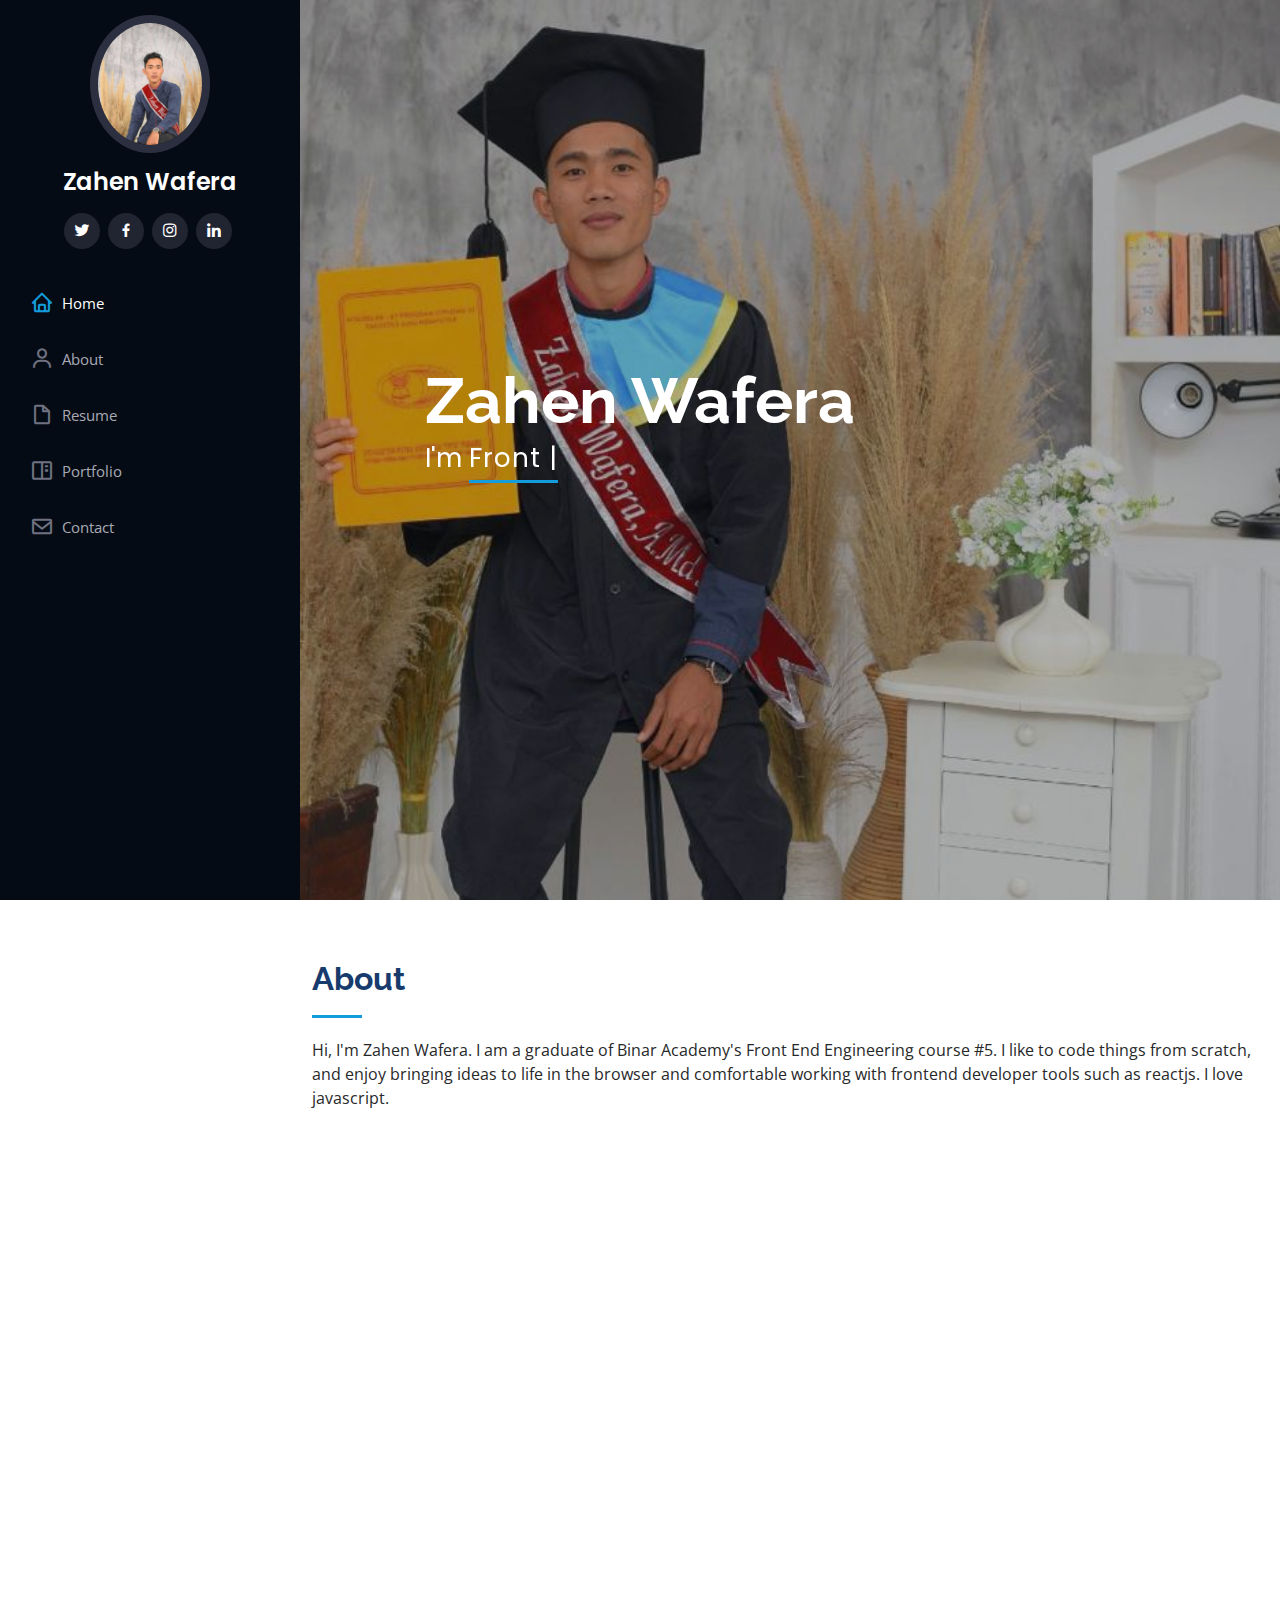
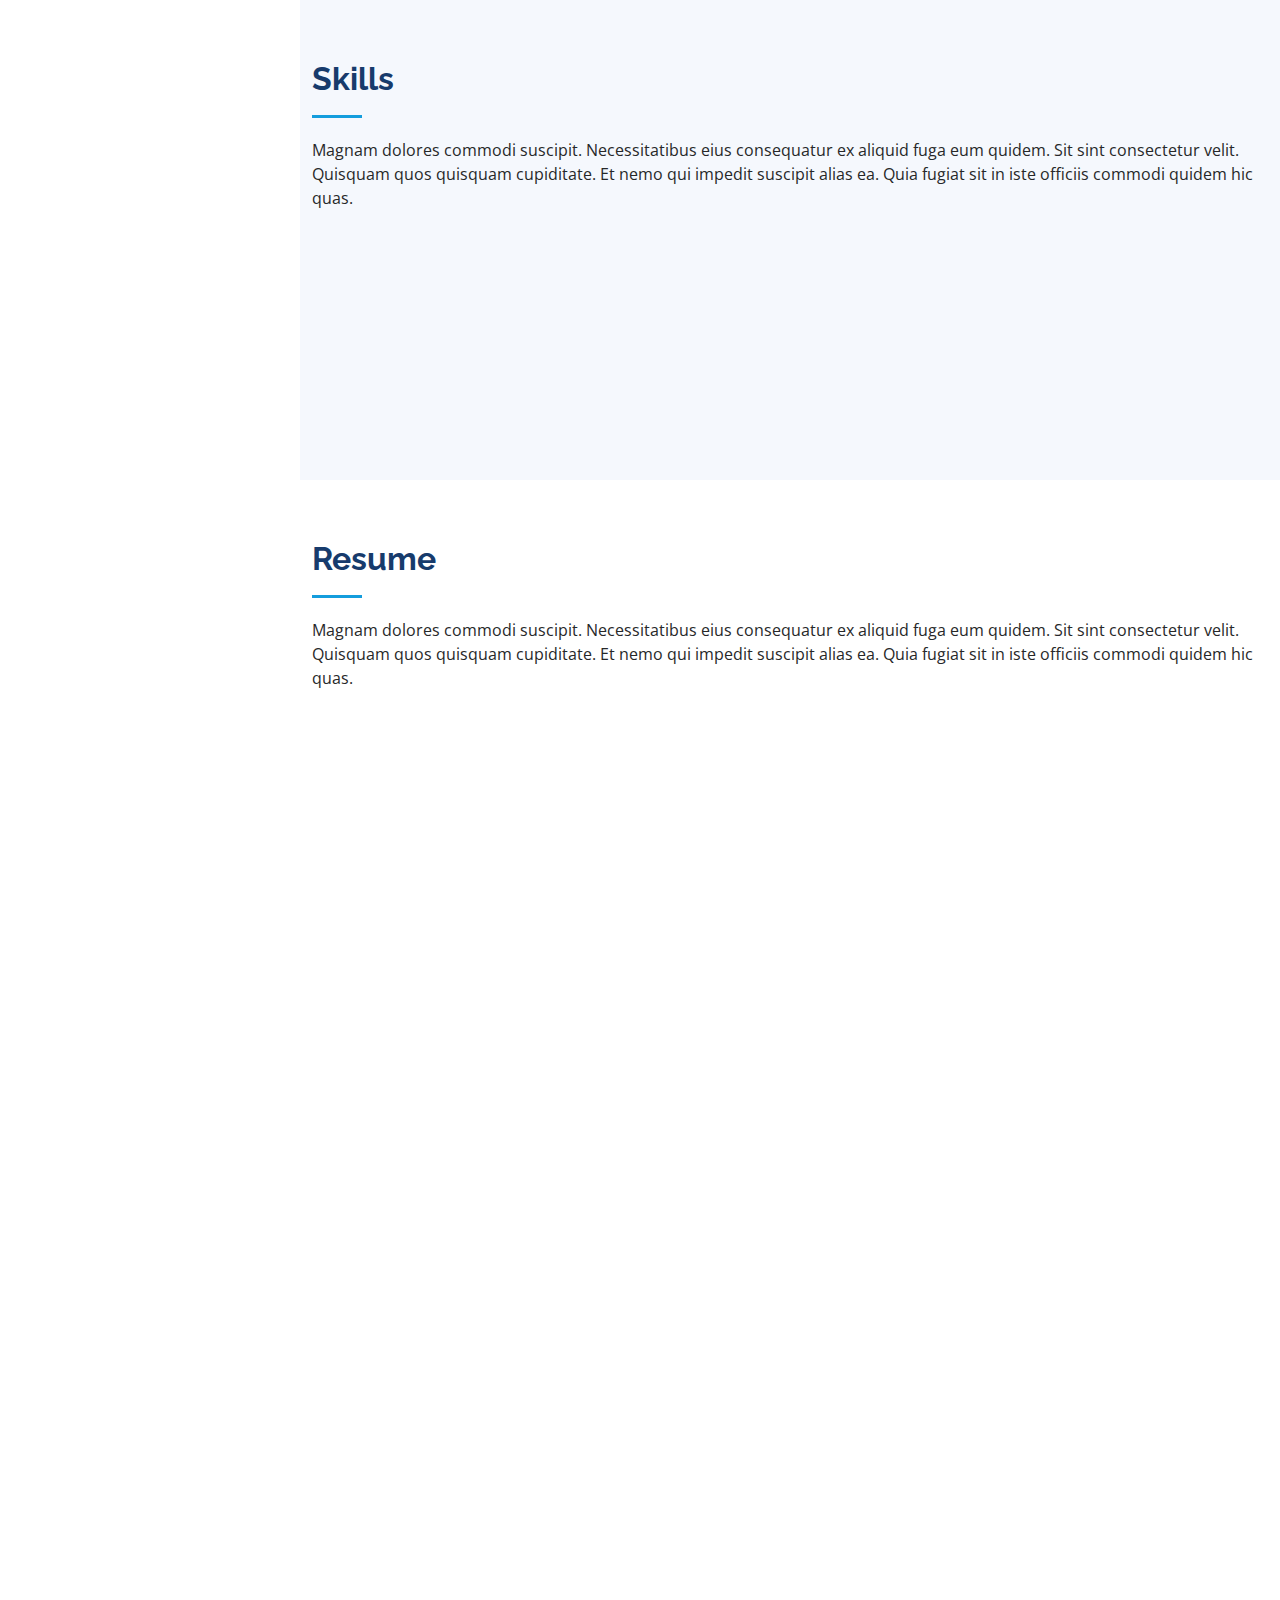
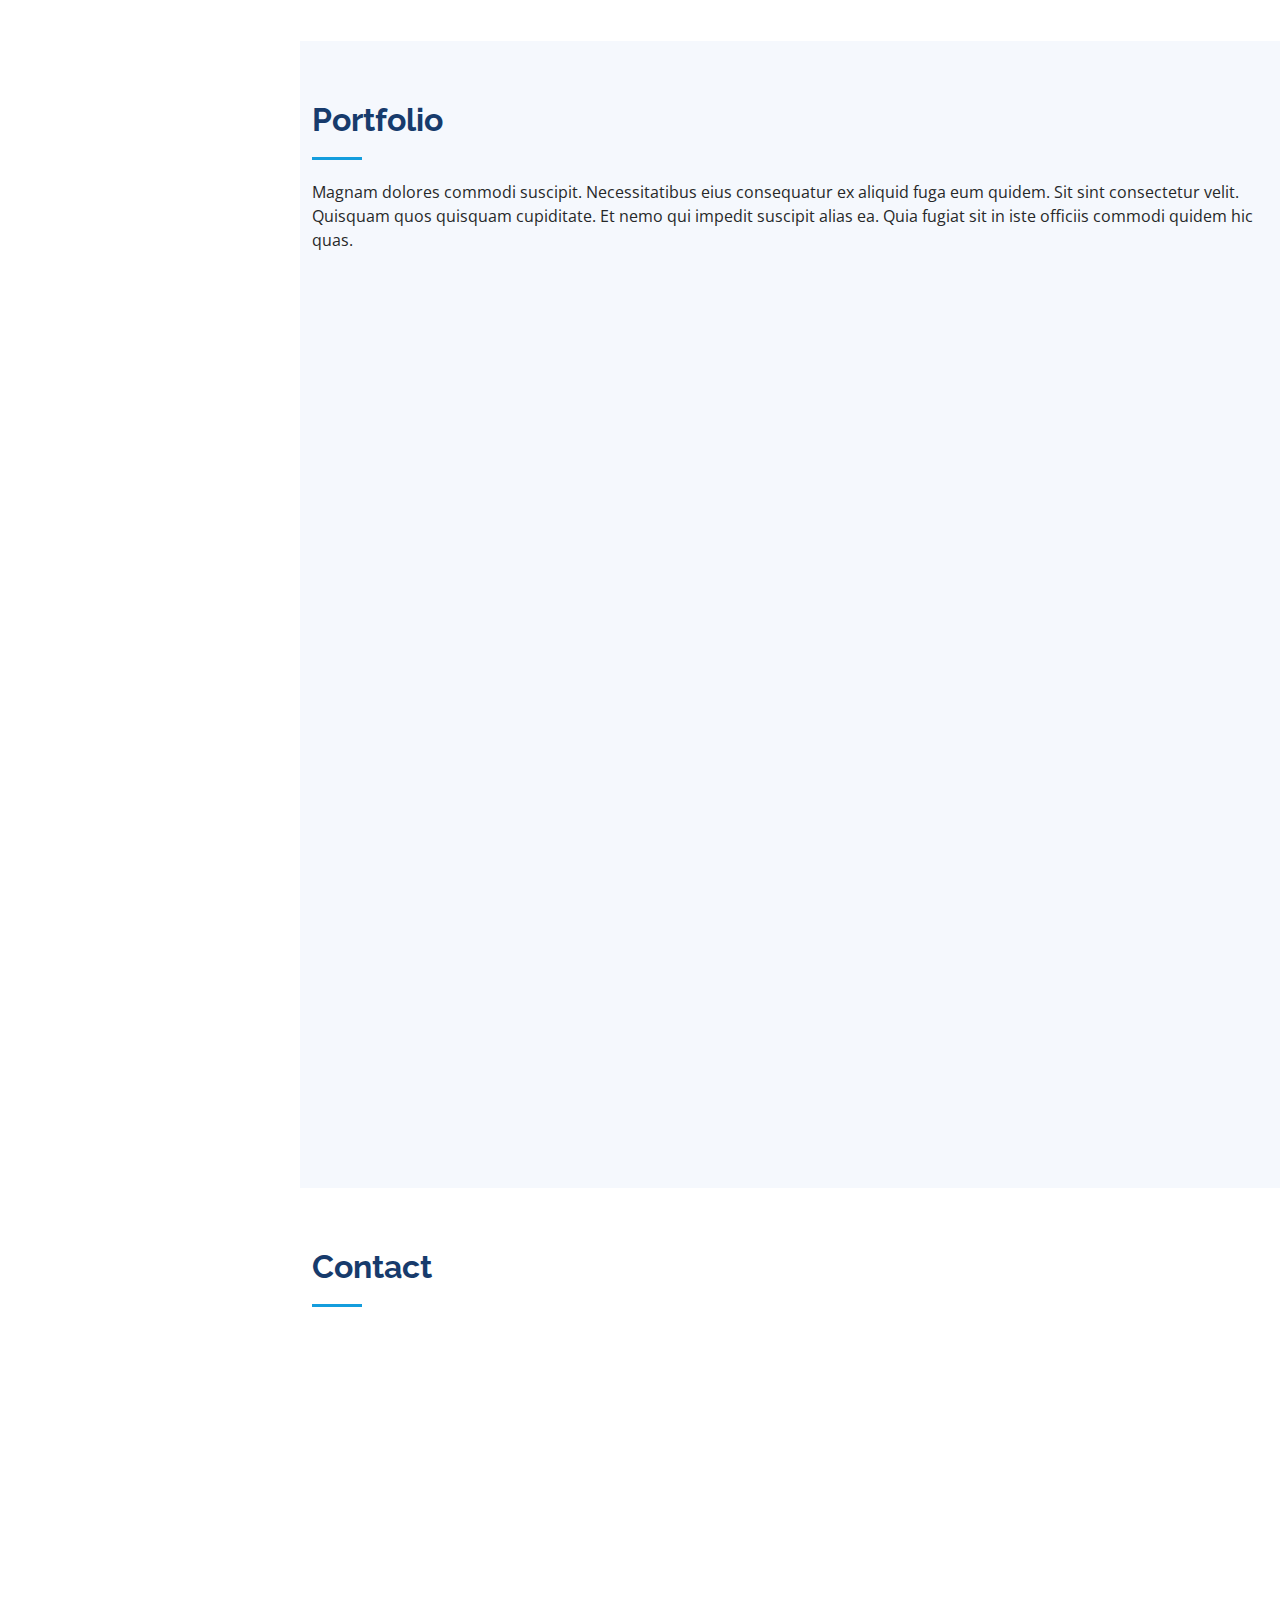
<file: index.html>
<!DOCTYPE html>
<html lang="en">

<head>
  <meta charset="utf-8">
  <meta content="width=device-width, initial-scale=1.0" name="viewport">

  <title>My Portfolio</title>
  <meta content="" name="description">
  <meta content="" name="keywords">


  <!-- Google Fonts -->
  <link href="https://fonts.googleapis.com/css?family=Open+Sans:300,300i,400,400i,600,600i,700,700i|Raleway:300,300i,400,400i,500,500i,600,600i,700,700i|Poppins:300,300i,400,400i,500,500i,600,600i,700,700i" rel="stylesheet">

  <!-- Vendor CSS Files -->
  <link href="assets/vendor/aos/aos.css" rel="stylesheet">
  <link href="assets/vendor/bootstrap/css/bootstrap.min.css" rel="stylesheet">
  <link href="assets/vendor/bootstrap-icons/bootstrap-icons.css" rel="stylesheet">
  <link href="assets/vendor/boxicons/css/boxicons.min.css" rel="stylesheet">
  <link href="assets/vendor/glightbox/css/glightbox.min.css" rel="stylesheet">
  <link href="assets/vendor/swiper/swiper-bundle.min.css" rel="stylesheet">

  <!-- Template Main CSS File -->
  <link href="assets/css/style.css" rel="stylesheet">

  <!-- =======================================================
  * Template Name: iPortfolio
  * Updated: Mar 10 2023 with Bootstrap v5.2.3
  * Template URL: https://bootstrapmade.com/iportfolio-bootstrap-portfolio-websites-template/
  * Author: BootstrapMade.com
  * License: https://bootstrapmade.com/license/
  ======================================================== -->
</head>

<body>

  <!-- ======= Mobile nav toggle button ======= -->
  <i class="bi bi-list mobile-nav-toggle d-xl-none"></i>

  <!-- ======= Header ======= -->
  <header id="header">
    <div class="d-flex flex-column">

      <div class="profile">
        <img src="assets/img/profile.jpeg" alt="" class="img-fluid rounded-circle">
        <h1 class="text-light"><a href="index.html">Zahen Wafera</a></h1>
        <div class="social-links mt-3 text-center">
          <a href="https://twitter.com/zahenwafera2" 
          class="twitter"><i class="bx bxl-twitter"></i></a>
          <a href="https://www.facebook.com/profile.php?id=100075178840517" class="facebook"><i class="bx bxl-facebook"></i></a>
          <a href="https://www.instagram.com/zahenwafera/" 
          class="instagram"><i class="bx bxl-instagram"></i></a>
          <a href="https://www.linkedin.com/in/zahen-wafera-83801a225/" class="linkedin"><i class="bx bxl-linkedin"></i></a>
        </div>
      </div>

      <nav id="navbar" class="nav-menu navbar">
        <ul>
          <li><a href="#hero" class="nav-link scrollto active"><i class="bx bx-home"></i> <span>Home</span></a></li>
          <li><a href="#about" class="nav-link scrollto"><i class="bx bx-user"></i> <span>About</span></a></li>
          <li><a href="#resume" class="nav-link scrollto"><i class="bx bx-file-blank"></i> <span>Resume</span></a></li>
          <li><a href="#portfolio" class="nav-link scrollto"><i class="bx bx-book-content"></i> <span>Portfolio</span></a></li>
          <!-- <li><a href="#services" class="nav-link scrollto"><i class="bx bx-server"></i> <span>Services</span></a></li> -->
          <li><a href="#contact" class="nav-link scrollto"><i class="bx bx-envelope"></i> <span>Contact</span></a></li>
        </ul>
      </nav><!-- .nav-menu -->
    </div>
  </header><!-- End Header -->

  <!-- ======= Hero Section ======= -->
  <section id="hero" class="d-flex flex-column justify-content-center align-items-center">
    <div class="hero-container" data-aos="fade-in">
      <h1>Zahen Wafera</h1>
      <p>I'm <span class="typed" data-typed-items="Front End Developer"></span></p>
    </div>
  </section><!-- End Hero -->

  <main id="main">

    <!-- ======= About Section ======= -->
    <section id="about" class="about">
      <div class="container">

        <div class="section-title">
          <h2>About</h2>
          <p>Hi, I'm Zahen Wafera. I am a graduate of Binar Academy's Front End Engineering   course #5. I like to  code things from scratch, and enjoy bringing ideas to life in the browser and comfortable working with frontend developer tools such as reactjs. I love javascript.</p>
        </div>

        <div class="row">
          <div class="col-lg-4" data-aos="fade-right">
            <img src="assets/img/profile.jpeg" class="img-fluid" alt="">
          </div>
          <div class="col-lg-8 pt-4 pt-lg-0 content" data-aos="fade-left">
            <h3>Front End Developer</h3>
            <p class="fst-italic">
              Lorem ipsum dolor sit amet, consectetur adipiscing elit, sed do eiusmod tempor incididunt ut labore et dolore
              magna aliqua.
            </p>
            <div class="row">
              <div class="col-lg-6">
                <ul>
                  <li><i class="bi bi-chevron-right"></i> <strong>Tanggal Lahir :</strong> <span>25 Juli 1997</span></li>
                  <li><i class="bi bi-chevron-right"></i> <strong>Website :</strong> <span>www.example.com</span></li>
                  <li><i class="bi bi-chevron-right"></i> <strong>No Hp :</strong> <span>+62 8228 6466 286</span></li>
                  <li><i class="bi bi-chevron-right"></i> <strong>Alamat :</strong> <span>Serang, Indonesia</span></li>
                </ul>
              </div>
              <div class="col-lg-6">
                <ul>
                  <li><i class="bi bi-chevron-right"></i> <strong>Umur :</strong> <span>25</span></li>
                  <li><i class="bi bi-chevron-right"></i> <strong>Email :</strong> <span>zahenwafera2@gmail.com</span></li>
                </ul>
              </div>
            </div>
            <p>
              Officiis eligendi itaque labore et dolorum mollitia officiis optio vero. Quisquam sunt adipisci omnis et ut. Nulla accusantium dolor incidunt officia tempore. Et eius omnis.
              Cupiditate ut dicta maxime officiis quidem quia. Sed et consectetur qui quia repellendus itaque neque. Aliquid amet quidem ut quaerat cupiditate. Ab et eum qui repellendus omnis culpa magni laudantium dolores.
            </p>
          </div>
        </div>

      </div>
    </section><!-- End About Section -->

    <!-- ======= Facts Section ======= -->
    <!-- <section id="facts" class="facts">
      <div class="container">

        <div class="section-title">
          <h2>Facts</h2>
          <p>Magnam dolores commodi suscipit. Necessitatibus eius consequatur ex aliquid fuga eum quidem. Sit sint consectetur velit. Quisquam quos quisquam cupiditate. Et nemo qui impedit suscipit alias ea. Quia fugiat sit in iste officiis commodi quidem hic quas.</p>
        </div>

        <div class="row no-gutters">

          <div class="col-lg-3 col-md-6 d-md-flex align-items-md-stretch" data-aos="fade-up">
            <div class="count-box">
              <i class="bi bi-emoji-smile"></i>
              <span data-purecounter-start="0" data-purecounter-end="232" data-purecounter-duration="1" class="purecounter"></span>
              <p><strong>Happy Clients</strong> consequuntur quae</p>
            </div>
          </div>

          <div class="col-lg-3 col-md-6 d-md-flex align-items-md-stretch" data-aos="fade-up" data-aos-delay="100">
            <div class="count-box">
              <i class="bi bi-journal-richtext"></i>
              <span data-purecounter-start="0" data-purecounter-end="521" data-purecounter-duration="1" class="purecounter"></span>
              <p><strong>Projects</strong> adipisci atque cum quia aut</p>
            </div>
          </div>

          <div class="col-lg-3 col-md-6 d-md-flex align-items-md-stretch" data-aos="fade-up" data-aos-delay="200">
            <div class="count-box">
              <i class="bi bi-headset"></i>
              <span data-purecounter-start="0" data-purecounter-end="1453" data-purecounter-duration="1" class="purecounter"></span>
              <p><strong>Hours Of Support</strong> aut commodi quaerat</p>
            </div>
          </div>

          <div class="col-lg-3 col-md-6 d-md-flex align-items-md-stretch" data-aos="fade-up" data-aos-delay="300">
            <div class="count-box">
              <i class="bi bi-people"></i>
              <span data-purecounter-start="0" data-purecounter-end="32" data-purecounter-duration="1" class="purecounter"></span>
              <p><strong>Hard Workers</strong> rerum asperiores dolor</p>
            </div>
          </div>

        </div>

      </div>
    </section> -->
    <!-- End Facts Section -->

    <!-- ======= Skills Section ======= -->
    <section id="skills" class="skills section-bg">
      <div class="container">

        <div class="section-title">
          <h2>Skills</h2>
          <p>Magnam dolores commodi suscipit. Necessitatibus eius consequatur ex aliquid fuga eum quidem. Sit sint consectetur velit. Quisquam quos quisquam cupiditate. Et nemo qui impedit suscipit alias ea. Quia fugiat sit in iste officiis commodi quidem hic quas.</p>
        </div>

        <div class="row skills-content">

          <div class="col-lg-6" data-aos="fade-up">

            <div class="progress">
              <span class="skill">HTML <i class="val">100%</i></span>
              <div class="progress-bar-wrap">
                <div class="progress-bar" role="progressbar" aria-valuenow="100" aria-valuemin="0" aria-valuemax="100"></div>
              </div>
            </div>

            <div class="progress">
              <span class="skill">CSS <i class="val">90%</i></span>
              <div class="progress-bar-wrap">
                <div class="progress-bar" role="progressbar" aria-valuenow="90" aria-valuemin="0" aria-valuemax="100"></div>
              </div>
            </div>

            <div class="progress">
              <span class="skill">JavaScript <i class="val">75%</i></span>
              <div class="progress-bar-wrap">
                <div class="progress-bar" role="progressbar" aria-valuenow="75" aria-valuemin="0" aria-valuemax="100"></div>
              </div>
            </div>

          </div>

          <div class="col-lg-6" data-aos="fade-up" data-aos-delay="100">

            <div class="progress">
              <span class="skill">PHP <i class="val">80%</i></span>
              <div class="progress-bar-wrap">
                <div class="progress-bar" role="progressbar" aria-valuenow="80" aria-valuemin="0" aria-valuemax="100"></div>
              </div>
            </div>

            <div class="progress">
              <span class="skill">WordPress/CMS <i class="val">90%</i></span>
              <div class="progress-bar-wrap">
                <div class="progress-bar" role="progressbar" aria-valuenow="90" aria-valuemin="0" aria-valuemax="100"></div>
              </div>
            </div>

            <div class="progress">
              <span class="skill">Photoshop <i class="val">55%</i></span>
              <div class="progress-bar-wrap">
                <div class="progress-bar" role="progressbar" aria-valuenow="55" aria-valuemin="0" aria-valuemax="100"></div>
              </div>
            </div>

          </div>

        </div>

      </div>
    </section><!-- End Skills Section -->

    <!-- ======= Resume Section ======= -->
    <section id="resume" class="resume">
      <div class="container">

        <div class="section-title">
          <h2>Resume</h2>
          <p>Magnam dolores commodi suscipit. Necessitatibus eius consequatur ex aliquid fuga eum quidem. Sit sint consectetur velit. Quisquam quos quisquam cupiditate. Et nemo qui impedit suscipit alias ea. Quia fugiat sit in iste officiis commodi quidem hic quas.</p>
        </div>

        <div class="row">
          <div class="col-lg-6" data-aos="fade-up">
            <h3 class="resume-title">Sumary</h3>
            <div class="resume-item pb-0">
              <h4>Zahen Wafera</h4>
              <p><em>Saya lulusan D3 Manajemen Informatika dan Bootcamp Front End Developer Binar Academy. Memiliki pengalaman membangun Website secara individu maupun kelompok. Sedang mencari pekerjaan sebagai Front End Developer.</em></p>
              <ul>
                <li>Perum Lebakwana Griya Asri Blok T 
                  No.09, RT/RW 005/006, Kelurahan 
                  Lebakwana, Kecamatan Kramatwatu, 
                  Kabupaten Serang, Provinsi Banten.</li>
                <li>+62 8228 6466 286</li>
                <li>zahenwafera2@gmail.com</li>
              </ul>
            </div>

            <h3 class="resume-title">Education</h3>
            <div class="resume-item">
              <h4>Master of Fine Arts &amp; Graphic Design</h4>
              <h5>2015 - 2016</h5>
              <p><em>Rochester Institute of Technology, Rochester, NY</em></p>
              <p>Qui deserunt veniam. Et sed aliquam labore tempore sed quisquam iusto autem sit. Ea vero voluptatum qui ut dignissimos deleniti nerada porti sand markend</p>
            </div>
            <div class="resume-item">
              <h4>Bachelor of Fine Arts &amp; Graphic Design</h4>
              <h5>2010 - 2014</h5>
              <p><em>Rochester Institute of Technology, Rochester, NY</em></p>
              <p>Quia nobis sequi est occaecati aut. Repudiandae et iusto quae reiciendis et quis Eius vel ratione eius unde vitae rerum voluptates asperiores voluptatem Earum molestiae consequatur neque etlon sader mart dila</p>
            </div>
          </div>
          <div class="col-lg-6" data-aos="fade-up" data-aos-delay="100">
            <h3 class="resume-title">Professional Experience</h3>
            <div class="resume-item">
              <h4>Senior graphic design specialist</h4>
              <h5>2019 - Present</h5>
              <p><em>Experion, New York, NY </em></p>
              <ul>
                <li>Lead in the design, development, and implementation of the graphic, layout, and production communication materials</li>
                <li>Delegate tasks to the 7 members of the design team and provide counsel on all aspects of the project. </li>
                <li>Supervise the assessment of all graphic materials in order to ensure quality and accuracy of the design</li>
                <li>Oversee the efficient use of production project budgets ranging from $2,000 - $25,000</li>
              </ul>
            </div>
            <div class="resume-item">
              <h4>Graphic design specialist</h4>
              <h5>2017 - 2018</h5>
              <p><em>Stepping Stone Advertising, New York, NY</em></p>
              <ul>
                <li>Developed numerous marketing programs (logos, brochures,infographics, presentations, and advertisements).</li>
                <li>Managed up to 5 projects or tasks at a given time while under pressure</li>
                <li>Recommended and consulted with clients on the most appropriate graphic design</li>
                <li>Created 4+ design presentations and proposals a month for clients and account managers</li>
              </ul>
            </div>
          </div>
        </div>

      </div>
    </section><!-- End Resume Section -->

    <!-- ======= Portfolio Section ======= -->
    <section id="portfolio" class="portfolio section-bg">
      <div class="container">

        <div class="section-title">
          <h2>Portfolio</h2>
          <p>Magnam dolores commodi suscipit. Necessitatibus eius consequatur ex aliquid fuga eum quidem. Sit sint consectetur velit. Quisquam quos quisquam cupiditate. Et nemo qui impedit suscipit alias ea. Quia fugiat sit in iste officiis commodi quidem hic quas.</p>
        </div>

        <div class="row" data-aos="fade-up">
          <div class="col-lg-12 d-flex justify-content-center">
            <ul id="portfolio-flters">
              <li data-filter="*" class="filter-active">All</li>
              <li data-filter=".filter-app">App</li>
              <li data-filter=".filter-card">Card</li>
              <li data-filter=".filter-web">Web</li>
            </ul>
          </div>
        </div>

        <div class="row portfolio-container" data-aos="fade-up" data-aos-delay="100">

          <div class="col-lg-4 col-md-6 portfolio-item filter-app">
            <div class="portfolio-wrap">
              <img src="assets/img/portfolio/portfolio-1.jpg" class="img-fluid" alt="">
              <div class="portfolio-links">
                <a href="assets/img/portfolio/portfolio-1.jpg" data-gallery="portfolioGallery" class="portfolio-lightbox" title="App 1"><i class="bx bx-plus"></i></a>
                <a href="portfolio-details.html" title="More Details"><i class="bx bx-link"></i></a>
              </div>
            </div>
          </div>

          <div class="col-lg-4 col-md-6 portfolio-item filter-web">
            <div class="portfolio-wrap">
              <img src="assets/img/portfolio/portfolio-2.jpg" class="img-fluid" alt="">
              <div class="portfolio-links">
                <a href="assets/img/portfolio/portfolio-2.jpg" data-gallery="portfolioGallery" class="portfolio-lightbox" title="Web 3"><i class="bx bx-plus"></i></a>
                <a href="portfolio-details.html" title="More Details"><i class="bx bx-link"></i></a>
              </div>
            </div>
          </div>

          <div class="col-lg-4 col-md-6 portfolio-item filter-app">
            <div class="portfolio-wrap">
              <img src="assets/img/portfolio/portfolio-3.jpg" class="img-fluid" alt="">
              <div class="portfolio-links">
                <a href="assets/img/portfolio/portfolio-3.jpg" data-gallery="portfolioGallery" class="portfolio-lightbox" title="App 2"><i class="bx bx-plus"></i></a>
                <a href="portfolio-details.html" title="More Details"><i class="bx bx-link"></i></a>
              </div>
            </div>
          </div>

          <div class="col-lg-4 col-md-6 portfolio-item filter-card">
            <div class="portfolio-wrap">
              <img src="assets/img/portfolio/portfolio-4.jpg" class="img-fluid" alt="">
              <div class="portfolio-links">
                <a href="assets/img/portfolio/portfolio-4.jpg" data-gallery="portfolioGallery" class="portfolio-lightbox" title="Card 2"><i class="bx bx-plus"></i></a>
                <a href="portfolio-details.html" title="More Details"><i class="bx bx-link"></i></a>
              </div>
            </div>
          </div>

          <div class="col-lg-4 col-md-6 portfolio-item filter-web">
            <div class="portfolio-wrap">
              <img src="assets/img/portfolio/portfolio-5.jpg" class="img-fluid" alt="">
              <div class="portfolio-links">
                <a href="assets/img/portfolio/portfolio-5.jpg" data-gallery="portfolioGallery" class="portfolio-lightbox" title="Web 2"><i class="bx bx-plus"></i></a>
                <a href="portfolio-details.html" title="More Details"><i class="bx bx-link"></i></a>
              </div>
            </div>
          </div>

          <div class="col-lg-4 col-md-6 portfolio-item filter-app">
            <div class="portfolio-wrap">
              <img src="assets/img/portfolio/portfolio-6.jpg" class="img-fluid" alt="">
              <div class="portfolio-links">
                <a href="assets/img/portfolio/portfolio-6.jpg" data-gallery="portfolioGallery" class="portfolio-lightbox" title="App 3"><i class="bx bx-plus"></i></a>
                <a href="portfolio-details.html" title="More Details"><i class="bx bx-link"></i></a>
              </div>
            </div>
          </div>

          <div class="col-lg-4 col-md-6 portfolio-item filter-card">
            <div class="portfolio-wrap">
              <img src="assets/img/portfolio/portfolio-7.jpg" class="img-fluid" alt="">
              <div class="portfolio-links">
                <a href="assets/img/portfolio/portfolio-7.jpg" data-gallery="portfolioGallery" class="portfolio-lightbox" title="Card 1"><i class="bx bx-plus"></i></a>
                <a href="portfolio-details.html" title="More Details"><i class="bx bx-link"></i></a>
              </div>
            </div>
          </div>

          <div class="col-lg-4 col-md-6 portfolio-item filter-card">
            <div class="portfolio-wrap">
              <img src="assets/img/portfolio/portfolio-8.jpg" class="img-fluid" alt="">
              <div class="portfolio-links">
                <a href="assets/img/portfolio/portfolio-8.jpg" data-gallery="portfolioGallery" class="portfolio-lightbox" title="Card 3"><i class="bx bx-plus"></i></a>
                <a href="portfolio-details.html" title="More Details"><i class="bx bx-link"></i></a>
              </div>
            </div>
          </div>

          <div class="col-lg-4 col-md-6 portfolio-item filter-web">
            <div class="portfolio-wrap">
              <img src="assets/img/portfolio/portfolio-9.jpg" class="img-fluid" alt="">
              <div class="portfolio-links">
                <a href="assets/img/portfolio/portfolio-9.jpg" data-gallery="portfolioGallery" class="portfolio-lightbox" title="Web 3"><i class="bx bx-plus"></i></a>
                <a href="portfolio-details.html" title="More Details"><i class="bx bx-link"></i></a>
              </div>
            </div>
          </div>

        </div>

      </div>
    </section><!-- End Portfolio Section -->

    <!-- ======= Services Section ======= -->
    <!-- <section id="services" class="services">
      <div class="container">

        <div class="section-title">
          <h2>Services</h2>
          <p>Magnam dolores commodi suscipit. Necessitatibus eius consequatur ex aliquid fuga eum quidem. Sit sint consectetur velit. Quisquam quos quisquam cupiditate. Et nemo qui impedit suscipit alias ea. Quia fugiat sit in iste officiis commodi quidem hic quas.</p>
        </div>

        <div class="row">
          <div class="col-lg-4 col-md-6 icon-box" data-aos="fade-up">
            <div class="icon"><i class="bi bi-briefcase"></i></div>
            <h4 class="title"><a href="">Lorem Ipsum</a></h4>
            <p class="description">Voluptatum deleniti atque corrupti quos dolores et quas molestias excepturi sint occaecati cupiditate non provident</p>
          </div>
          <div class="col-lg-4 col-md-6 icon-box" data-aos="fade-up" data-aos-delay="100">
            <div class="icon"><i class="bi bi-card-checklist"></i></div>
            <h4 class="title"><a href="">Dolor Sitema</a></h4>
            <p class="description">Minim veniam, quis nostrud exercitation ullamco laboris nisi ut aliquip ex ea commodo consequat tarad limino ata</p>
          </div>
          <div class="col-lg-4 col-md-6 icon-box" data-aos="fade-up" data-aos-delay="200">
            <div class="icon"><i class="bi bi-bar-chart"></i></div>
            <h4 class="title"><a href="">Sed ut perspiciatis</a></h4>
            <p class="description">Duis aute irure dolor in reprehenderit in voluptate velit esse cillum dolore eu fugiat nulla pariatur</p>
          </div>
          <div class="col-lg-4 col-md-6 icon-box" data-aos="fade-up" data-aos-delay="300">
            <div class="icon"><i class="bi bi-binoculars"></i></div>
            <h4 class="title"><a href="">Magni Dolores</a></h4>
            <p class="description">Excepteur sint occaecat cupidatat non proident, sunt in culpa qui officia deserunt mollit anim id est laborum</p>
          </div>
          <div class="col-lg-4 col-md-6 icon-box" data-aos="fade-up" data-aos-delay="400">
            <div class="icon"><i class="bi bi-brightness-high"></i></div>
            <h4 class="title"><a href="">Nemo Enim</a></h4>
            <p class="description">At vero eos et accusamus et iusto odio dignissimos ducimus qui blanditiis praesentium voluptatum deleniti atque</p>
          </div>
          <div class="col-lg-4 col-md-6 icon-box" data-aos="fade-up" data-aos-delay="500">
            <div class="icon"><i class="bi bi-calendar4-week"></i></div>
            <h4 class="title"><a href="">Eiusmod Tempor</a></h4>
            <p class="description">Et harum quidem rerum facilis est et expedita distinctio. Nam libero tempore, cum soluta nobis est eligendi</p>
          </div>
        </div>

      </div>
    </section> -->
    <!-- End Services Section -->

    <!-- ======= Testimonials Section ======= -->
    <!-- <section id="testimonials" class="testimonials section-bg">
      <div class="container">

        <div class="section-title">
          <h2>Testimonials</h2>
          <p>Magnam dolores commodi suscipit. Necessitatibus eius consequatur ex aliquid fuga eum quidem. Sit sint consectetur velit. Quisquam quos quisquam cupiditate. Et nemo qui impedit suscipit alias ea. Quia fugiat sit in iste officiis commodi quidem hic quas.</p>
        </div>

        <div class="testimonials-slider swiper" data-aos="fade-up" data-aos-delay="100">
          <div class="swiper-wrapper">

            <div class="swiper-slide">
              <div class="testimonial-item" data-aos="fade-up">
                <p>
                  <i class="bx bxs-quote-alt-left quote-icon-left"></i>
                  Proin iaculis purus consequat sem cure digni ssim donec porttitora entum suscipit rhoncus. Accusantium quam, ultricies eget id, aliquam eget nibh et. Maecen aliquam, risus at semper.
                  <i class="bx bxs-quote-alt-right quote-icon-right"></i>
                </p>
                <img src="assets/img/testimonials/testimonials-1.jpg" class="testimonial-img" alt="">
                <h3>Saul Goodman</h3>
                <h4>Ceo &amp; Founder</h4>
              </div>
            </div>

            <div class="swiper-slide">
              <div class="testimonial-item" data-aos="fade-up" data-aos-delay="100">
                <p>
                  <i class="bx bxs-quote-alt-left quote-icon-left"></i>
                  Export tempor illum tamen malis malis eram quae irure esse labore quem cillum quid cillum eram malis quorum velit fore eram velit sunt aliqua noster fugiat irure amet legam anim culpa.
                  <i class="bx bxs-quote-alt-right quote-icon-right"></i>
                </p>
                <img src="assets/img/testimonials/testimonials-2.jpg" class="testimonial-img" alt="">
                <h3>Sara Wilsson</h3>
                <h4>Designer</h4>
              </div>
            </div>

            <div class="swiper-slide">
              <div class="testimonial-item" data-aos="fade-up" data-aos-delay="200">
                <p>
                  <i class="bx bxs-quote-alt-left quote-icon-left"></i>
                  Enim nisi quem export duis labore cillum quae magna enim sint quorum nulla quem veniam duis minim tempor labore quem eram duis noster aute amet eram fore quis sint minim.
                  <i class="bx bxs-quote-alt-right quote-icon-right"></i>
                </p>
                <img src="assets/img/testimonials/testimonials-3.jpg" class="testimonial-img" alt="">
                <h3>Jena Karlis</h3>
                <h4>Store Owner</h4>
              </div>
            </div>

            <div class="swiper-slide">
              <div class="testimonial-item" data-aos="fade-up" data-aos-delay="300">
                <p>
                  <i class="bx bxs-quote-alt-left quote-icon-left"></i>
                  Fugiat enim eram quae cillum dolore dolor amet nulla culpa multos export minim fugiat minim velit minim dolor enim duis veniam ipsum anim magna sunt elit fore quem dolore labore illum veniam.
                  <i class="bx bxs-quote-alt-right quote-icon-right"></i>
                </p>
                <img src="assets/img/testimonials/testimonials-4.jpg" class="testimonial-img" alt="">
                <h3>Matt Brandon</h3>
                <h4>Freelancer</h4>
              </div>
            </div>

            <div class="swiper-slide">
              <div class="testimonial-item" data-aos="fade-up" data-aos-delay="400">
                <p>
                  <i class="bx bxs-quote-alt-left quote-icon-left"></i>
                  Quis quorum aliqua sint quem legam fore sunt eram irure aliqua veniam tempor noster veniam enim culpa labore duis sunt culpa nulla illum cillum fugiat legam esse veniam culpa fore nisi cillum quid.
                  <i class="bx bxs-quote-alt-right quote-icon-right"></i>
                </p>
                <img src="assets/img/testimonials/testimonials-5.jpg" class="testimonial-img" alt="">
                <h3>John Larson</h3>
                <h4>Entrepreneur</h4>
              </div>
            </div>

          </div>
          <div class="swiper-pagination"></div>
        </div>

      </div>
    </section> -->
    <!-- End Testimonials Section -->

    <!-- ======= Contact Section ======= -->
    <section id="contact" class="contact">
      <div class="container">

        <div class="section-title">
          <h2>Contact</h2>
          <!-- <p>Magnam dolores commodi suscipit. Necessitatibus eius consequatur ex aliquid fuga eum quidem. Sit sint consectetur velit. Quisquam quos quisquam cupiditate. Et nemo qui impedit suscipit alias ea. Quia fugiat sit in iste officiis commodi quidem hic quas.</p> -->
        </div>

        <div class="row" data-aos="fade-in">

          <div class="col-lg-5 d-flex align-items-stretch">
            <div class="info">
              <div class="address">
                <i class="bi bi-geo-alt"></i>
                <h4>Location:</h4>
                <p>Lebakwana, Kec. Kramatwatu, Kab. Serang, Banten, Indonesia</p>
              </div>

              <div class="email">
                <i class="bi bi-envelope"></i>
                <h4>Email :</h4>
                <p>zahenwafera2@gmail.com</p>
              </div>

              <div class="phone">
                <i class="bi bi-phone"></i>
                <h4>Call :</h4>
                <p>+62 8228 6466 286</p>
              </div>

              <iframe src="https://www.google.com/maps/embed?pb=!1m18!1m12!1m3!1d3336.169586988009!2d106.10260504510761!3d-6.077137135994367!2m3!1f0!2f0!3f0!3m2!1i1024!2i768!4f13.1!3m3!1m2!1s0x2e418b56884767d1%3A0xa95c06e4d9b590b7!2sBalai%20Rt%2003!5e0!3m2!1sid!2sid!4v1681409096345!5m2!1sid!2sid" frameborder="0" style="border:0; width: 100%; height: 290px;" allowfullscreen></iframe>
            </div>


          </div>

          <div class="col-lg-7 mt-5 mt-lg-0 d-flex align-items-stretch">
            <form action="forms/contact.php" method="post" role="form" class="php-email-form">
              <div class="row">
                <div class="form-group col-md-6">
                  <label for="name">Your Name</label>
                  <input type="text" name="name" class="form-control" id="name" required>
                </div>
                <div class="form-group col-md-6">
                  <label for="name">Your Email</label>
                  <input type="email" class="form-control" name="email" id="email" required>
                </div>
              </div>
              <div class="form-group">
                <label for="name">Subject</label>
                <input type="text" class="form-control" name="subject" id="subject" required>
              </div>
              <div class="form-group">
                <label for="name">Message</label>
                <textarea class="form-control" name="message" rows="10" required></textarea>
              </div>
              <div class="my-3">
                <div class="loading">Loading</div>
                <div class="error-message"></div>
                <div class="sent-message">Your message has been sent. Thank you!</div>
              </div>
              <div class="text-center"><button type="submit">Send Message</button></div>
            </form>
          </div>

        </div>

      </div>
    </section><!-- End Contact Section -->

  </main><!-- End #main -->

 
  </footer><!-- End  Footer -->

  <a href="#" class="back-to-top d-flex align-items-center justify-content-center"><i class="bi bi-arrow-up-short"></i></a>

  <!-- Vendor JS Files -->
  <script src="assets/vendor/purecounter/purecounter_vanilla.js"></script>
  <script src="assets/vendor/aos/aos.js"></script>
  <script src="assets/vendor/bootstrap/js/bootstrap.bundle.min.js"></script>
  <script src="assets/vendor/glightbox/js/glightbox.min.js"></script>
  <script src="assets/vendor/isotope-layout/isotope.pkgd.min.js"></script>
  <script src="assets/vendor/swiper/swiper-bundle.min.js"></script>
  <script src="assets/vendor/typed.js/typed.min.js"></script>
  <script src="assets/vendor/waypoints/noframework.waypoints.js"></script>
  <script src="assets/vendor/php-email-form/validate.js"></script>

  <!-- Template Main JS File -->
  <script src="assets/js/main.js"></script>

</body>

</html>
</file>
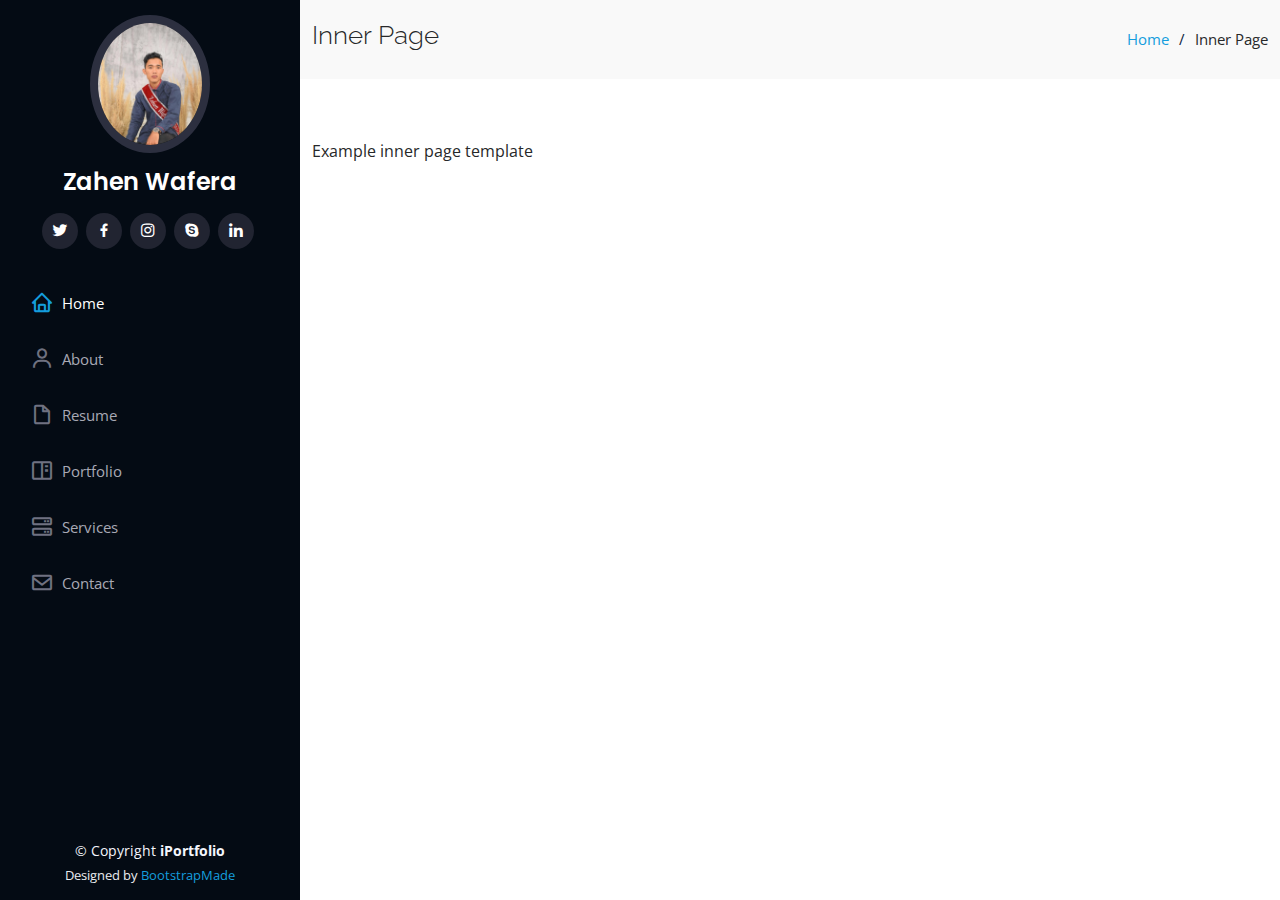
<file: inner-page.html>
<!DOCTYPE html>
<html lang="en">

<head>
  <meta charset="utf-8">
  <meta content="width=device-width, initial-scale=1.0" name="viewport">

  <title>Inner Page - Portfolio Zahen Wafera</title>
  <meta content="" name="description">
  <meta content="" name="keywords">

  <!-- Favicons -->
  <link href="assets/img/favicon.png" rel="icon">
  <link href="assets/img/apple-touch-icon.png" rel="apple-touch-icon">

  <!-- Google Fonts -->
  <link href="https://fonts.googleapis.com/css?family=Open+Sans:300,300i,400,400i,600,600i,700,700i|Raleway:300,300i,400,400i,500,500i,600,600i,700,700i|Poppins:300,300i,400,400i,500,500i,600,600i,700,700i" rel="stylesheet">

  <!-- Vendor CSS Files -->
  <link href="assets/vendor/aos/aos.css" rel="stylesheet">
  <link href="assets/vendor/bootstrap/css/bootstrap.min.css" rel="stylesheet">
  <link href="assets/vendor/bootstrap-icons/bootstrap-icons.css" rel="stylesheet">
  <link href="assets/vendor/boxicons/css/boxicons.min.css" rel="stylesheet">
  <link href="assets/vendor/glightbox/css/glightbox.min.css" rel="stylesheet">
  <link href="assets/vendor/swiper/swiper-bundle.min.css" rel="stylesheet">

  <!-- Template Main CSS File -->
  <link href="assets/css/style.css" rel="stylesheet">

  <!-- =======================================================
  * Template Name: iPortfolio
  * Updated: Mar 10 2023 with Bootstrap v5.2.3
  * Template URL: https://bootstrapmade.com/iportfolio-bootstrap-portfolio-websites-template/
  * Author: BootstrapMade.com
  * License: https://bootstrapmade.com/license/
  ======================================================== -->
</head>

<body>

  <!-- ======= Mobile nav toggle button ======= -->
  <i class="bi bi-list mobile-nav-toggle d-xl-none"></i>

  <!-- ======= Header ======= -->
  <header id="header">
    <div class="d-flex flex-column">

      <div class="profile">
        <img src="assets/img/profile.jpeg" alt="" class="img-fluid rounded-circle">
        <h1 class="text-light"><a href="index.html">Zahen Wafera</a></h1>
        <div class="social-links mt-3 text-center">
          <a href="#" class="twitter"><i class="bx bxl-twitter"></i></a>
          <a href="#" class="facebook"><i class="bx bxl-facebook"></i></a>
          <a href="#" class="instagram"><i class="bx bxl-instagram"></i></a>
          <a href="#" class="google-plus"><i class="bx bxl-skype"></i></a>
          <a href="#" class="linkedin"><i class="bx bxl-linkedin"></i></a>
        </div>
      </div>

      <nav id="navbar" class="nav-menu navbar">
        <ul>
          <li><a href="#hero" class="nav-link scrollto active"><i class="bx bx-home"></i> <span>Home</span></a></li>
          <li><a href="#about" class="nav-link scrollto"><i class="bx bx-user"></i> <span>About</span></a></li>
          <li><a href="#resume" class="nav-link scrollto"><i class="bx bx-file-blank"></i> <span>Resume</span></a></li>
          <li><a href="#portfolio" class="nav-link scrollto"><i class="bx bx-book-content"></i> <span>Portfolio</span></a></li>
          <li><a href="#services" class="nav-link scrollto"><i class="bx bx-server"></i> <span>Services</span></a></li>
          <li><a href="#contact" class="nav-link scrollto"><i class="bx bx-envelope"></i> <span>Contact</span></a></li>
        </ul>
      </nav><!-- .nav-menu -->
    </div>
  </header><!-- End Header -->

  <main id="main">

    <!-- ======= Breadcrumbs ======= -->
    <section class="breadcrumbs">
      <div class="container">

        <div class="d-flex justify-content-between align-items-center">
          <h2>Inner Page</h2>
          <ol>
            <li><a href="index.html">Home</a></li>
            <li>Inner Page</li>
          </ol>
        </div>

      </div>
    </section><!-- End Breadcrumbs -->

    <section class="inner-page">
      <div class="container">
        <p>
          Example inner page template
        </p>
      </div>
    </section>

  </main><!-- End #main -->

  <!-- ======= Footer ======= -->
  <footer id="footer">
    <div class="container">
      <div class="copyright">
        &copy; Copyright <strong><span>iPortfolio</span></strong>
      </div>
      <div class="credits">
        <!-- All the links in the footer should remain intact. -->
        <!-- You can delete the links only if you purchased the pro version. -->
        <!-- Licensing information: https://bootstrapmade.com/license/ -->
        <!-- Purchase the pro version with working PHP/AJAX contact form: https://bootstrapmade.com/iportfolio-bootstrap-portfolio-websites-template/ -->
        Designed by <a href="https://bootstrapmade.com/">BootstrapMade</a>
      </div>
    </div>
  </footer><!-- End  Footer -->

  <a href="#" class="back-to-top d-flex align-items-center justify-content-center"><i class="bi bi-arrow-up-short"></i></a>

  <!-- Vendor JS Files -->
  <script src="assets/vendor/purecounter/purecounter_vanilla.js"></script>
  <script src="assets/vendor/aos/aos.js"></script>
  <script src="assets/vendor/bootstrap/js/bootstrap.bundle.min.js"></script>
  <script src="assets/vendor/glightbox/js/glightbox.min.js"></script>
  <script src="assets/vendor/isotope-layout/isotope.pkgd.min.js"></script>
  <script src="assets/vendor/swiper/swiper-bundle.min.js"></script>
  <script src="assets/vendor/typed.js/typed.min.js"></script>
  <script src="assets/vendor/waypoints/noframework.waypoints.js"></script>
  <script src="assets/vendor/php-email-form/validate.js"></script>

  <!-- Template Main JS File -->
  <script src="assets/js/main.js"></script>

</body>

</html>
</file>
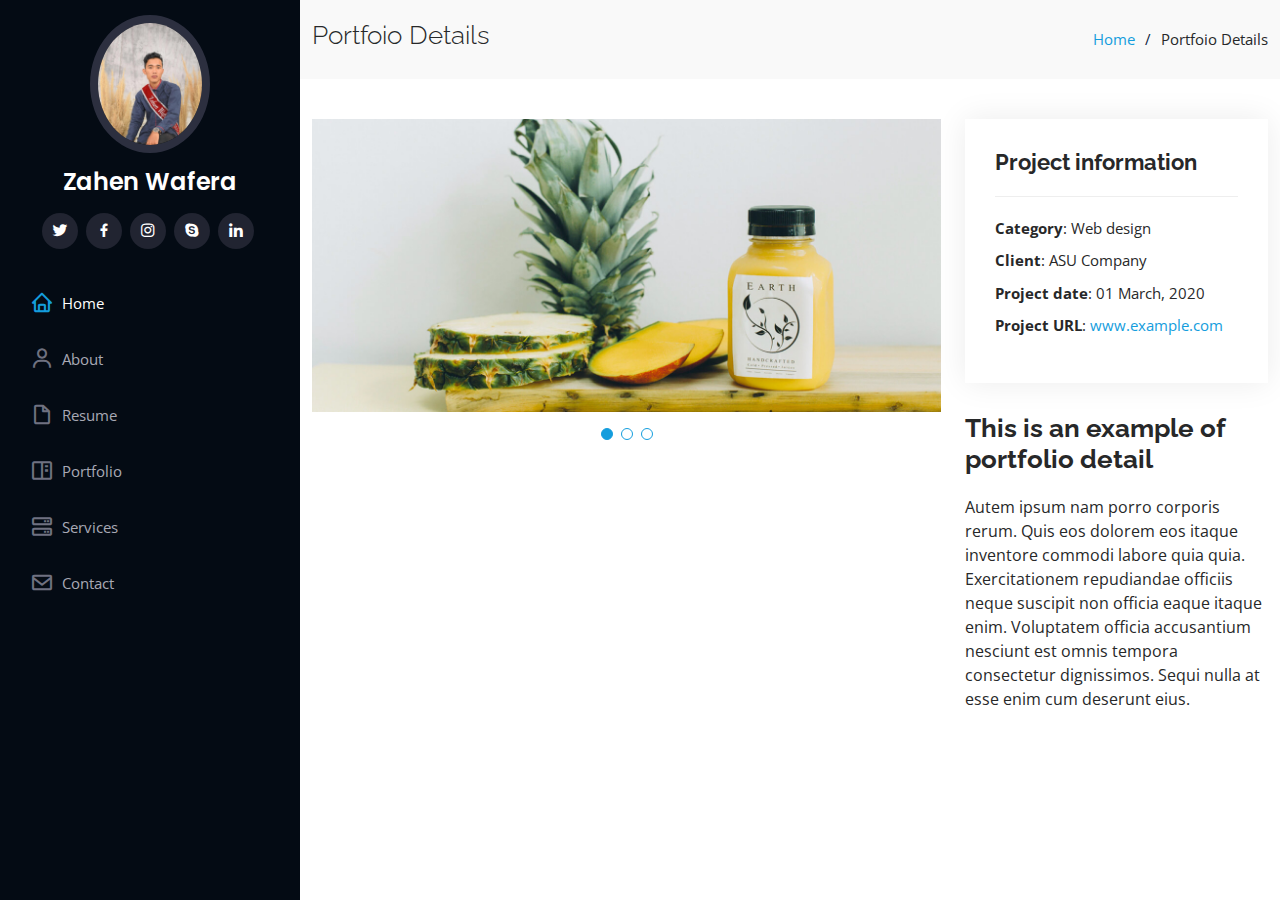
<file: portfolio-details.html>
<!DOCTYPE html>
<html lang="en">

<head>
  <meta charset="utf-8">
  <meta content="width=device-width, initial-scale=1.0" name="viewport">

  <title>Portfolio Details - Portfolio Zahen Wafera</title>
  <meta content="" name="description">
  <meta content="" name="keywords">

  <!-- Favicons -->
  <link href="assets/img/favicon.png" rel="icon">
  <link href="assets/img/apple-touch-icon.png" rel="apple-touch-icon">

  <!-- Google Fonts -->
  <link href="https://fonts.googleapis.com/css?family=Open+Sans:300,300i,400,400i,600,600i,700,700i|Raleway:300,300i,400,400i,500,500i,600,600i,700,700i|Poppins:300,300i,400,400i,500,500i,600,600i,700,700i" rel="stylesheet">

  <!-- Vendor CSS Files -->
  <link href="assets/vendor/aos/aos.css" rel="stylesheet">
  <link href="assets/vendor/bootstrap/css/bootstrap.min.css" rel="stylesheet">
  <link href="assets/vendor/bootstrap-icons/bootstrap-icons.css" rel="stylesheet">
  <link href="assets/vendor/boxicons/css/boxicons.min.css" rel="stylesheet">
  <link href="assets/vendor/glightbox/css/glightbox.min.css" rel="stylesheet">
  <link href="assets/vendor/swiper/swiper-bundle.min.css" rel="stylesheet">

  <!-- Template Main CSS File -->
  <link href="assets/css/style.css" rel="stylesheet">

  <!-- =======================================================
  * Template Name: iPortfolio
  * Updated: Mar 10 2023 with Bootstrap v5.2.3
  * Template URL: https://bootstrapmade.com/iportfolio-bootstrap-portfolio-websites-template/
  * Author: BootstrapMade.com
  * License: https://bootstrapmade.com/license/
  ======================================================== -->
</head>

<body>

  <!-- ======= Mobile nav toggle button ======= -->
  <i class="bi bi-list mobile-nav-toggle d-xl-none"></i>

  <!-- ======= Header ======= -->
  <header id="header">
    <div class="d-flex flex-column">

      <div class="profile">
        <img src="assets/img/profile.jpeg" alt="" class="img-fluid rounded-circle">
        <h1 class="text-light"><a href="index.html">Zahen Wafera</a></h1>
        <div class="social-links mt-3 text-center">
          <a href="#" class="twitter"><i class="bx bxl-twitter"></i></a>
          <a href="#" class="facebook"><i class="bx bxl-facebook"></i></a>
          <a href="#" class="instagram"><i class="bx bxl-instagram"></i></a>
          <a href="#" class="google-plus"><i class="bx bxl-skype"></i></a>
          <a href="#" class="linkedin"><i class="bx bxl-linkedin"></i></a>
        </div>
      </div>

      <nav id="navbar" class="nav-menu navbar">
        <ul>
          <li><a href="#hero" class="nav-link scrollto active"><i class="bx bx-home"></i> <span>Home</span></a></li>
          <li><a href="#about" class="nav-link scrollto"><i class="bx bx-user"></i> <span>About</span></a></li>
          <li><a href="#resume" class="nav-link scrollto"><i class="bx bx-file-blank"></i> <span>Resume</span></a></li>
          <li><a href="#portfolio" class="nav-link scrollto"><i class="bx bx-book-content"></i> <span>Portfolio</span></a></li>
          <li><a href="#services" class="nav-link scrollto"><i class="bx bx-server"></i> <span>Services</span></a></li>
          <li><a href="#contact" class="nav-link scrollto"><i class="bx bx-envelope"></i> <span>Contact</span></a></li>
        </ul>
      </nav><!-- .nav-menu -->
    </div>
  </header><!-- End Header -->

  <main id="main">

    <!-- ======= Breadcrumbs ======= -->
    <section id="breadcrumbs" class="breadcrumbs">
      <div class="container">

        <div class="d-flex justify-content-between align-items-center">
          <h2>Portfoio Details</h2>
          <ol>
            <li><a href="index.html">Home</a></li>
            <li>Portfoio Details</li>
          </ol>
        </div>

      </div>
    </section><!-- End Breadcrumbs -->

    <!-- ======= Portfolio Details Section ======= -->
    <section id="portfolio-details" class="portfolio-details">
      <div class="container">

        <div class="row gy-4">

          <div class="col-lg-8">
            <div class="portfolio-details-slider swiper">
              <div class="swiper-wrapper align-items-center">

                <div class="swiper-slide">
                  <img src="assets/img/portfolio/portfolio-details-1.jpg" alt="">
                </div>

                <div class="swiper-slide">
                  <img src="assets/img/portfolio/portfolio-details-2.jpg" alt="">
                </div>

                <div class="swiper-slide">
                  <img src="assets/img/portfolio/portfolio-details-3.jpg" alt="">
                </div>

              </div>
              <div class="swiper-pagination"></div>
            </div>
          </div>

          <div class="col-lg-4">
            <div class="portfolio-info">
              <h3>Project information</h3>
              <ul>
                <li><strong>Category</strong>: Web design</li>
                <li><strong>Client</strong>: ASU Company</li>
                <li><strong>Project date</strong>: 01 March, 2020</li>
                <li><strong>Project URL</strong>: <a href="#">www.example.com</a></li>
              </ul>
            </div>
            <div class="portfolio-description">
              <h2>This is an example of portfolio detail</h2>
              <p>
                Autem ipsum nam porro corporis rerum. Quis eos dolorem eos itaque inventore commodi labore quia quia. Exercitationem repudiandae officiis neque suscipit non officia eaque itaque enim. Voluptatem officia accusantium nesciunt est omnis tempora consectetur dignissimos. Sequi nulla at esse enim cum deserunt eius.
              </p>
            </div>
          </div>

        </div>

      </div>
    </section><!-- End Portfolio Details Section -->

  </main><!-- End #main -->

  <!-- ======= Footer ======= -->
  

  <a href="#" class="back-to-top d-flex align-items-center justify-content-center"><i class="bi bi-arrow-up-short"></i></a>

  <!-- Vendor JS Files -->
  <script src="assets/vendor/purecounter/purecounter_vanilla.js"></script>
  <script src="assets/vendor/aos/aos.js"></script>
  <script src="assets/vendor/bootstrap/js/bootstrap.bundle.min.js"></script>
  <script src="assets/vendor/glightbox/js/glightbox.min.js"></script>
  <script src="assets/vendor/isotope-layout/isotope.pkgd.min.js"></script>
  <script src="assets/vendor/swiper/swiper-bundle.min.js"></script>
  <script src="assets/vendor/typed.js/typed.min.js"></script>
  <script src="assets/vendor/waypoints/noframework.waypoints.js"></script>
  <script src="assets/vendor/php-email-form/validate.js"></script>

  <!-- Template Main JS File -->
  <script src="assets/js/main.js"></script>

</body>

</html>
</file>
<file: assets/css/style.css>
/**
* Template Name: iPortfolio
* Updated: Mar 10 2023 with Bootstrap v5.2.3
* Template URL: https://bootstrapmade.com/iportfolio-bootstrap-portfolio-websites-template/
* Author: BootstrapMade.com
* License: https://bootstrapmade.com/license/
*/

/*--------------------------------------------------------------
# General
--------------------------------------------------------------*/
body {
  font-family: "Open Sans", sans-serif;
  color: #272829;
}

a {
  color: #149ddd;
  text-decoration: none;
}

a:hover {
  color: #37b3ed;
  text-decoration: none;
}

h1,
h2,
h3,
h4,
h5,
h6 {
  font-family: "Raleway", sans-serif;
}

/*--------------------------------------------------------------
# Back to top button
--------------------------------------------------------------*/
.back-to-top {
  position: fixed;
  visibility: hidden;
  opacity: 0;
  right: 15px;
  bottom: 15px;
  z-index: 996;
  background: #149ddd;
  width: 40px;
  height: 40px;
  border-radius: 50px;
  transition: all 0.4s;
}

.back-to-top i {
  font-size: 28px;
  color: #fff;
  line-height: 0;
}

.back-to-top:hover {
  background: #2eafec;
  color: #fff;
}

.back-to-top.active {
  visibility: visible;
  opacity: 1;
}

/*--------------------------------------------------------------
# Header
--------------------------------------------------------------*/
#header {
  position: fixed;
  top: 0;
  left: 0;
  bottom: 0;
  width: 300px;
  transition: all ease-in-out 0.5s;
  z-index: 9997;
  transition: all 0.5s;
  padding: 0 15px;
  background: #040b14;
  overflow-y: auto;
}

#header .profile img {
  margin: 15px auto;
  display: block;
  width: 120px;
  border: 8px solid #2c2f3f;
}

#header .profile h1 {
  font-size: 24px;
  margin: 0;
  padding: 0;
  font-weight: 600;
  -moz-text-align-last: center;
  text-align-last: center;
  font-family: "Poppins", sans-serif;
}

#header .profile h1 a,
#header .profile h1 a:hover {
  color: #fff;
  text-decoration: none;
}

#header .profile .social-links a {
  font-size: 18px;
  display: inline-block;
  background: #212431;
  color: #fff;
  line-height: 1;
  padding: 8px 0;
  margin-right: 4px;
  border-radius: 50%;
  text-align: center;
  width: 36px;
  height: 36px;
  transition: 0.3s;
}

#header .profile .social-links a:hover {
  background: #149ddd;
  color: #fff;
  text-decoration: none;
}

#main {
  margin-left: 300px;
}

@media (max-width: 1199px) {
  #header {
    left: -300px;
  }

  #main {
    margin-left: 0;
  }
}

/*--------------------------------------------------------------
# Navigation Menu
--------------------------------------------------------------*/
/* Desktop Navigation */
.nav-menu {
  padding: 30px 0 0 0;
}

.nav-menu * {
  margin: 0;
  padding: 0;
  list-style: none;
}

.nav-menu>ul>li {
  position: relative;
  white-space: nowrap;
}

.nav-menu a,
.nav-menu a:focus {
  display: flex;
  align-items: center;
  color: #a8a9b4;
  padding: 12px 15px;
  margin-bottom: 8px;
  transition: 0.3s;
  font-size: 15px;
}

.nav-menu a i,
.nav-menu a:focus i {
  font-size: 24px;
  padding-right: 8px;
  color: #6f7180;
}

.nav-menu a:hover,
.nav-menu .active,
.nav-menu .active:focus,
.nav-menu li:hover>a {
  text-decoration: none;
  color: #fff;
}

.nav-menu a:hover i,
.nav-menu .active i,
.nav-menu .active:focus i,
.nav-menu li:hover>a i {
  color: #149ddd;
}

/* Mobile Navigation */
.mobile-nav-toggle {
  position: fixed;
  right: 15px;
  top: 15px;
  z-index: 9998;
  border: 0;
  font-size: 24px;
  transition: all 0.4s;
  outline: none !important;
  background-color: #149ddd;
  color: #fff;
  width: 40px;
  height: 40px;
  display: inline-flex;
  align-items: center;
  justify-content: center;
  line-height: 0;
  border-radius: 50px;
  cursor: pointer;
}

.mobile-nav-active {
  overflow: hidden;
}

.mobile-nav-active #header {
  left: 0;
}

/*--------------------------------------------------------------
# Hero Section
--------------------------------------------------------------*/
#hero {
  width: 100%;
  height: 100vh;
  background: url("../img/desktop.jpeg") top center;
  background-size: cover;
}

#hero:before {
  content: "";
  background: rgba(5, 13, 24, 0.3);
  position: absolute;
  bottom: 0;
  top: 0;
  left: 0;
  right: 0;
  z-index: 1;
}

#hero .hero-container {
  position: relative;
  z-index: 2;
  min-width: 300px;
}

#hero h1 {
  margin: 0 0 10px 0;
  font-size: 64px;
  font-weight: 700;
  line-height: 56px;
  color: #fff;
}

#hero p {
  color: #fff;
  margin-bottom: 50px;
  font-size: 26px;
  font-family: "Poppins", sans-serif;
}

#hero p span {
  color: #fff;
  padding-bottom: 4px;
  letter-spacing: 1px;
  border-bottom: 3px solid #149ddd;
}

@media (min-width: 1024px) {
  #hero {
    background-attachment: fixed;
  }
}

@media (max-width: 768px) {
  #hero h1 {
    font-size: 28px;
    line-height: 36px;
  }

  #hero h2 {
    font-size: 18px;
    line-height: 24px;
    margin-bottom: 30px;
  }
}

/*--------------------------------------------------------------
# Sections General
--------------------------------------------------------------*/
section {
  padding: 60px 0;
  overflow: hidden;
}

.section-bg {
  background: #f5f8fd;
}

.section-title {
  padding-bottom: 30px;
}

.section-title h2 {
  font-size: 32px;
  font-weight: bold;
  margin-bottom: 20px;
  padding-bottom: 20px;
  position: relative;
  color: #173b6c;
}

.section-title h2::after {
  content: "";
  position: absolute;
  display: block;
  width: 50px;
  height: 3px;
  background: #149ddd;
  bottom: 0;
  left: 0;
}

.section-title p {
  margin-bottom: 0;
}

/*--------------------------------------------------------------
# About
--------------------------------------------------------------*/
.about .content h3 {
  font-weight: 700;
  font-size: 26px;
  color: #173b6c;
}

.about .content ul {
  list-style: none;
  padding: 0;
}

.about .content ul li {
  margin-bottom: 20px;
  display: flex;
  align-items: center;
}

.about .content ul strong {
  margin-right: 10px;
}

.about .content ul i {
  font-size: 16px;
  margin-right: 5px;
  color: #149ddd;
  line-height: 0;
}

.about .content p:last-child {
  margin-bottom: 0;
}

/*--------------------------------------------------------------
# Facts
--------------------------------------------------------------*/
.facts {
  padding-bottom: 30px;
}

.facts .count-box {
  padding: 30px;
  width: 100%;
}

.facts .count-box i {
  display: block;
  font-size: 44px;
  color: #149ddd;
  float: left;
  line-height: 0;
}

.facts .count-box span {
  font-size: 48px;
  line-height: 40px;
  display: block;
  font-weight: 700;
  color: #050d18;
  margin-left: 60px;
}

.facts .count-box p {
  padding: 15px 0 0 0;
  margin: 0 0 0 60px;
  font-family: "Raleway", sans-serif;
  font-size: 14px;
  color: #122f57;
}

.facts .count-box a {
  font-weight: 600;
  display: block;
  margin-top: 20px;
  color: #122f57;
  font-size: 15px;
  font-family: "Poppins", sans-serif;
  transition: ease-in-out 0.3s;
}

.facts .count-box a:hover {
  color: #1f5297;
}

/*--------------------------------------------------------------
# Akills
--------------------------------------------------------------*/
.skills .progress {
  height: 60px;
  display: block;
  background: none;
  border-radius: 0;
}

.skills .progress .skill {
  padding: 0;
  margin: 0 0 6px 0;
  text-transform: uppercase;
  display: block;
  font-weight: 600;
  font-family: "Poppins", sans-serif;
  color: #050d18;
}

.skills .progress .skill .val {
  float: right;
  font-style: normal;
}

.skills .progress-bar-wrap {
  background: #dce8f8;
  height: 10px;
}

.skills .progress-bar {
  width: 1px;
  height: 10px;
  transition: 0.9s;
  background-color: #149ddd;
}

/*--------------------------------------------------------------
# Resume
--------------------------------------------------------------*/
.resume .resume-title {
  font-size: 26px;
  font-weight: 700;
  margin-top: 20px;
  margin-bottom: 20px;
  color: #050d18;
}

.resume .resume-item {
  padding: 0 0 20px 20px;
  margin-top: -2px;
  border-left: 2px solid #1f5297;
  position: relative;
}

.resume .resume-item h4 {
  line-height: 18px;
  font-size: 18px;
  font-weight: 600;
  text-transform: uppercase;
  font-family: "Poppins", sans-serif;
  color: #050d18;
  margin-bottom: 10px;
}

.resume .resume-item h5 {
  font-size: 16px;
  background: #e4edf9;
  padding: 5px 15px;
  display: inline-block;
  font-weight: 600;
  margin-bottom: 10px;
}

.resume .resume-item ul {
  padding-left: 20px;
}

.resume .resume-item ul li {
  padding-bottom: 10px;
}

.resume .resume-item:last-child {
  padding-bottom: 0;
}

.resume .resume-item::before {
  content: "";
  position: absolute;
  width: 16px;
  height: 16px;
  border-radius: 50px;
  left: -9px;
  top: 0;
  background: #fff;
  border: 2px solid #1f5297;
}

/*--------------------------------------------------------------
# Portfolio
--------------------------------------------------------------*/
.portfolio .portfolio-item {
  margin-bottom: 30px;
}

.portfolio #portfolio-flters {
  padding: 0;
  margin: 0 auto 35px auto;
  list-style: none;
  text-align: center;
  background: #fff;
  border-radius: 50px;
  padding: 2px 15px;
}

.portfolio #portfolio-flters li {
  cursor: pointer;
  display: inline-block;
  padding: 10px 15px 8px 15px;
  font-size: 14px;
  font-weight: 600;
  line-height: 1;
  text-transform: uppercase;
  color: #272829;
  margin-bottom: 5px;
  transition: all 0.3s ease-in-out;
}

.portfolio #portfolio-flters li:hover,
.portfolio #portfolio-flters li.filter-active {
  color: #149ddd;
}

.portfolio #portfolio-flters li:last-child {
  margin-right: 0;
}

.portfolio .portfolio-wrap {
  transition: 0.3s;
  position: relative;
  overflow: hidden;
  z-index: 1;
}

.portfolio .portfolio-wrap::before {
  content: "";
  background: rgba(255, 255, 255, 0.5);
  position: absolute;
  left: 0;
  right: 0;
  top: 0;
  bottom: 0;
  transition: all ease-in-out 0.3s;
  z-index: 2;
  opacity: 0;
}

.portfolio .portfolio-wrap .portfolio-links {
  opacity: 1;
  left: 0;
  right: 0;
  bottom: -60px;
  z-index: 3;
  position: absolute;
  transition: all ease-in-out 0.3s;
  display: flex;
  justify-content: center;
}

.portfolio .portfolio-wrap .portfolio-links a {
  color: #fff;
  font-size: 28px;
  text-align: center;
  background: rgba(20, 157, 221, 0.75);
  transition: 0.3s;
  width: 50%;
}

.portfolio .portfolio-wrap .portfolio-links a:hover {
  background: rgba(20, 157, 221, 0.95);
}

.portfolio .portfolio-wrap .portfolio-links a+a {
  border-left: 1px solid #37b3ed;
}

.portfolio .portfolio-wrap:hover::before {
  top: 0;
  left: 0;
  right: 0;
  bottom: 0;
  opacity: 1;
}

.portfolio .portfolio-wrap:hover .portfolio-links {
  opacity: 1;
  bottom: 0;
}

/*--------------------------------------------------------------
# Portfolio Details
--------------------------------------------------------------*/
.portfolio-details {
  padding-top: 40px;
}

.portfolio-details .portfolio-details-slider img {
  width: 100%;
}

.portfolio-details .portfolio-details-slider .swiper-pagination {
  margin-top: 20px;
  position: relative;
}

.portfolio-details .portfolio-details-slider .swiper-pagination .swiper-pagination-bullet {
  width: 12px;
  height: 12px;
  background-color: #fff;
  opacity: 1;
  border: 1px solid #149ddd;
}

.portfolio-details .portfolio-details-slider .swiper-pagination .swiper-pagination-bullet-active {
  background-color: #149ddd;
}

.portfolio-details .portfolio-info {
  padding: 30px;
  box-shadow: 0px 0 30px rgba(5, 13, 24, 0.08);
}

.portfolio-details .portfolio-info h3 {
  font-size: 22px;
  font-weight: 700;
  margin-bottom: 20px;
  padding-bottom: 20px;
  border-bottom: 1px solid #eee;
}

.portfolio-details .portfolio-info ul {
  list-style: none;
  padding: 0;
  font-size: 15px;
}

.portfolio-details .portfolio-info ul li+li {
  margin-top: 10px;
}

.portfolio-details .portfolio-description {
  padding-top: 30px;
}

.portfolio-details .portfolio-description h2 {
  font-size: 26px;
  font-weight: 700;
  margin-bottom: 20px;
}

.portfolio-details .portfolio-description p {
  padding: 0;
}

/*--------------------------------------------------------------
# Services
--------------------------------------------------------------*/
.services .icon-box {
  margin-bottom: 20px;
}

.services .icon {
  float: left;
  display: flex;
  align-items: center;
  justify-content: center;
  width: 54px;
  height: 54px;
  background: #149ddd;
  border-radius: 50%;
  transition: 0.5s;
  border: 1px solid #149ddd;
}

.services .icon i {
  color: #fff;
  font-size: 24px;
  line-height: 0;
}

.services .icon-box:hover .icon {
  background: #fff;
}

.services .icon-box:hover .icon i {
  color: #149ddd;
}

.services .title {
  margin-left: 80px;
  font-weight: 700;
  margin-bottom: 15px;
  font-size: 18px;
}

.services .title a {
  color: #343a40;
}

.services .title a:hover {
  color: #149ddd;
}

.services .description {
  margin-left: 80px;
  line-height: 24px;
  font-size: 14px;
}

/*--------------------------------------------------------------
# Testimonials
--------------------------------------------------------------*/
.testimonials .testimonials-carousel,
.testimonials .testimonials-slider {
  overflow: hidden;
}

.testimonials .testimonial-item {
  box-sizing: content-box;
  text-align: center;
  min-height: 320px;
}

.testimonials .testimonial-item .testimonial-img {
  width: 90px;
  border-radius: 50%;
  margin: 0 auto;
}

.testimonials .testimonial-item h3 {
  font-size: 18px;
  font-weight: bold;
  margin: 10px 0 5px 0;
  color: #111;
}

.testimonials .testimonial-item h4 {
  font-size: 14px;
  color: #999;
  margin: 0;
}

.testimonials .testimonial-item .quote-icon-left,
.testimonials .testimonial-item .quote-icon-right {
  color: #c3e8fa;
  font-size: 26px;
}

.testimonials .testimonial-item .quote-icon-left {
  display: inline-block;
  left: -5px;
  position: relative;
}

.testimonials .testimonial-item .quote-icon-right {
  display: inline-block;
  right: -5px;
  position: relative;
  top: 10px;
}

.testimonials .testimonial-item p {
  font-style: italic;
  margin: 0 15px 15px 15px;
  padding: 20px;
  background: #fff;
  position: relative;
  margin-bottom: 35px;
  border-radius: 6px;
  box-shadow: 0px 2px 15px rgba(0, 0, 0, 0.1);
}

.testimonials .testimonial-item p::after {
  content: "";
  width: 0;
  height: 0;
  border-top: 20px solid #fff;
  border-right: 20px solid transparent;
  border-left: 20px solid transparent;
  position: absolute;
  bottom: -20px;
  left: calc(50% - 20px);
}

.testimonials .swiper-pagination {
  margin-top: 20px;
  position: relative;
}

.testimonials .swiper-pagination .swiper-pagination-bullet {
  width: 12px;
  height: 12px;
  background-color: #fff;
  opacity: 1;
  border: 1px solid #149ddd;
}

.testimonials .swiper-pagination .swiper-pagination-bullet-active {
  background-color: #149ddd;
}

/*--------------------------------------------------------------
# Contact
--------------------------------------------------------------*/
.contact {
  padding-bottom: 130px;
}

.contact .info {
  padding: 30px;
  background: #fff;
  width: 100%;
  box-shadow: 0 0 24px 0 rgba(0, 0, 0, 0.12);
}

.contact .info i {
  font-size: 20px;
  color: #149ddd;
  float: left;
  width: 44px;
  height: 44px;
  background: #dff3fc;
  display: flex;
  justify-content: center;
  align-items: center;
  border-radius: 50px;
  transition: all 0.3s ease-in-out;
}

.contact .info h4 {
  padding: 0 0 0 60px;
  font-size: 22px;
  font-weight: 600;
  margin-bottom: 5px;
  color: #050d18;
}

.contact .info p {
  padding: 0 0 10px 60px;
  margin-bottom: 20px;
  font-size: 14px;
  color: #173b6c;
}

.contact .info .email p {
  padding-top: 5px;
}

.contact .info .social-links {
  padding-left: 60px;
}

.contact .info .social-links a {
  font-size: 18px;
  display: inline-block;
  background: #333;
  color: #fff;
  line-height: 1;
  padding: 8px 0;
  border-radius: 50%;
  text-align: center;
  width: 36px;
  height: 36px;
  transition: 0.3s;
  margin-right: 10px;
}

.contact .info .social-links a:hover {
  background: #149ddd;
  color: #fff;
}

.contact .info .email:hover i,
.contact .info .address:hover i,
.contact .info .phone:hover i {
  background: #149ddd;
  color: #fff;
}

.contact .php-email-form {
  width: 100%;
  padding: 30px;
  background: #fff;
  box-shadow: 0 0 24px 0 rgba(0, 0, 0, 0.12);
}

.contact .php-email-form .form-group {
  padding-bottom: 8px;
}

.contact .php-email-form .validate {
  display: none;
  color: red;
  margin: 0 0 15px 0;
  font-weight: 400;
  font-size: 13px;
}

.contact .php-email-form .error-message {
  display: none;
  color: #fff;
  background: #ed3c0d;
  text-align: left;
  padding: 15px;
  font-weight: 600;
}

.contact .php-email-form .error-message br+br {
  margin-top: 25px;
}

.contact .php-email-form .sent-message {
  display: none;
  color: #fff;
  background: #18d26e;
  text-align: center;
  padding: 15px;
  font-weight: 600;
}

.contact .php-email-form .loading {
  display: none;
  background: #fff;
  text-align: center;
  padding: 15px;
}

.contact .php-email-form .loading:before {
  content: "";
  display: inline-block;
  border-radius: 50%;
  width: 24px;
  height: 24px;
  margin: 0 10px -6px 0;
  border: 3px solid #18d26e;
  border-top-color: #eee;
  animation: animate-loading 1s linear infinite;
}

.contact .php-email-form .form-group {
  margin-bottom: 15px;
}

.contact .php-email-form label {
  padding-bottom: 8px;
}

.contact .php-email-form input,
.contact .php-email-form textarea {
  border-radius: 0;
  box-shadow: none;
  font-size: 14px;
}

.contact .php-email-form input {
  height: 44px;
}

.contact .php-email-form textarea {
  padding: 10px 15px;
}

.contact .php-email-form button[type=submit] {
  background: #149ddd;
  border: 0;
  padding: 10px 24px;
  color: #fff;
  transition: 0.4s;
  border-radius: 4px;
}

.contact .php-email-form button[type=submit]:hover {
  background: #37b3ed;
}

@keyframes animate-loading {
  0% {
    transform: rotate(0deg);
  }

  100% {
    transform: rotate(360deg);
  }
}

/*--------------------------------------------------------------
# Breadcrumbs
--------------------------------------------------------------*/
.breadcrumbs {
  padding: 20px 0;
  background: #f9f9f9;
}

.breadcrumbs h2 {
  font-size: 26px;
  font-weight: 300;
}

.breadcrumbs ol {
  display: flex;
  flex-wrap: wrap;
  list-style: none;
  padding: 0;
  margin: 0;
  font-size: 15px;
}

.breadcrumbs ol li+li {
  padding-left: 10px;
}

.breadcrumbs ol li+li::before {
  display: inline-block;
  padding-right: 10px;
  color: #0e2442;
  content: "/";
}

@media (max-width: 768px) {
  .breadcrumbs .d-flex {
    display: block !important;
  }

  .breadcrumbs ol {
    display: block;
  }

  .breadcrumbs ol li {
    display: inline-block;
  }
}

/*--------------------------------------------------------------
# Footer
--------------------------------------------------------------*/
#footer {
  padding: 15px;
  color: #f4f6fd;
  font-size: 14px;
  position: fixed;
  left: 0;
  bottom: 0;
  width: 300px;
  z-index: 9999;
  background: #040b14;
}

#footer .copyright {
  text-align: center;
}

#footer .credits {
  padding-top: 5px;
  text-align: center;
  font-size: 13px;
  color: #eaebf0;
}

@media (max-width: 1199px) {
  #footer {
    position: static;
    width: auto;
    padding-right: 20px 15px;
  }
}
</file>
